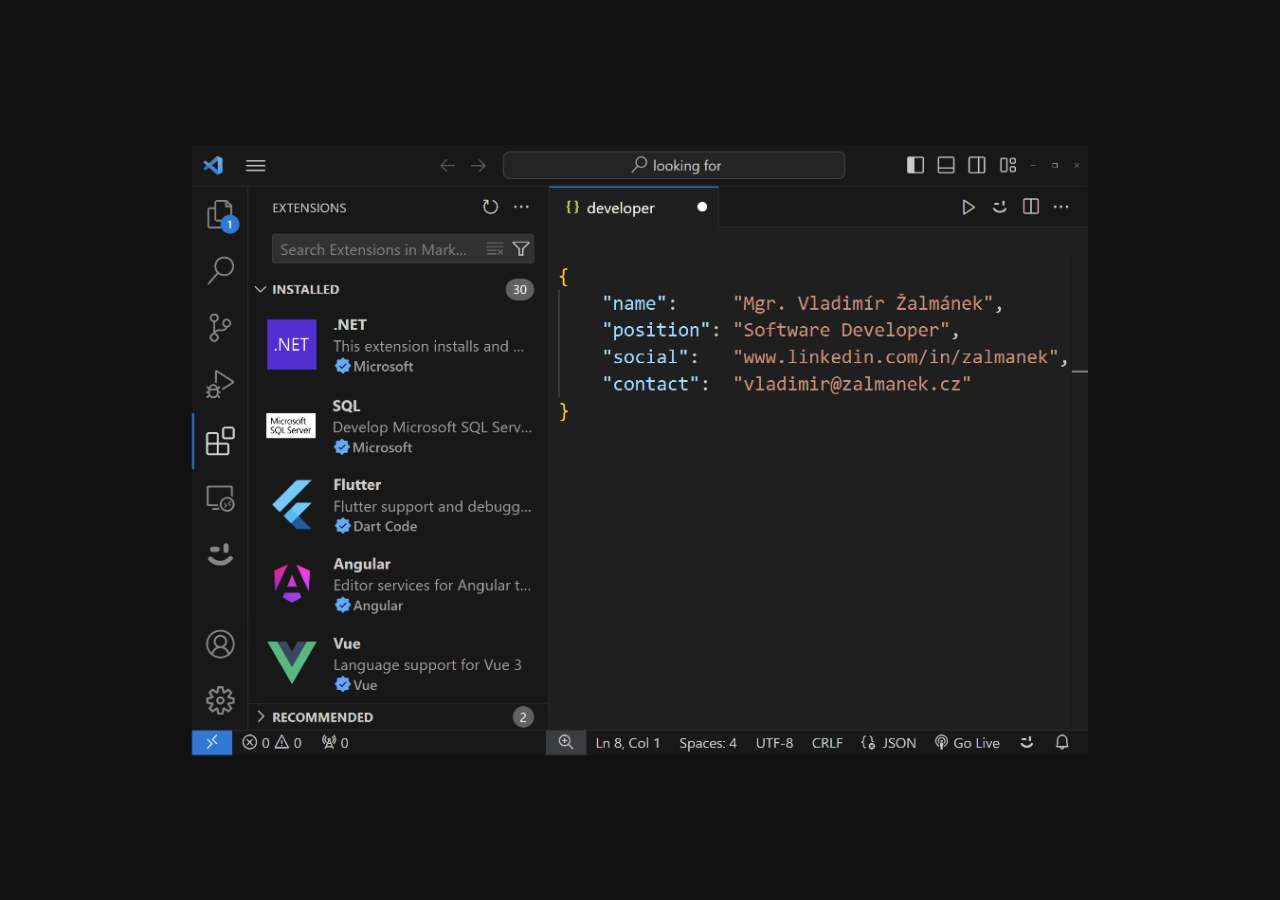
<file: index.html>
<!DOCTYPE html>
<html lang="cs">
<head>
    <meta charset="UTF-8">
    <meta name="viewport" content="width=device-width, initial-scale=1.0">
    <title>Mgr. Vladimír Žalmánek, Software Developer</title>
    <link rel="stylesheet" href="style.css">
</head>
<body>
    <div class="desktop-content">
        <img src="vscode.png" alt="vizitka" id="image">
    </div>
    <div class="mobile-content">
        <p>Mgr. Vladimír Žalmánek</p>
        <p>Software Developer</p>
        <p><a href="https://www.linkedin.com/in/zalmanek" target="_blank">www.linkedin.com/in/zalmanek</a></p>
        <p><a href="mailto:vladimir@zalmanek.cz?subject=Odpověď%20ze%20stránek%20zalmanek.cz">vladimir@zalmanek.cz</a></p>
    </div>
    <script src="script.js"></script>
</body>
</html>
</file>
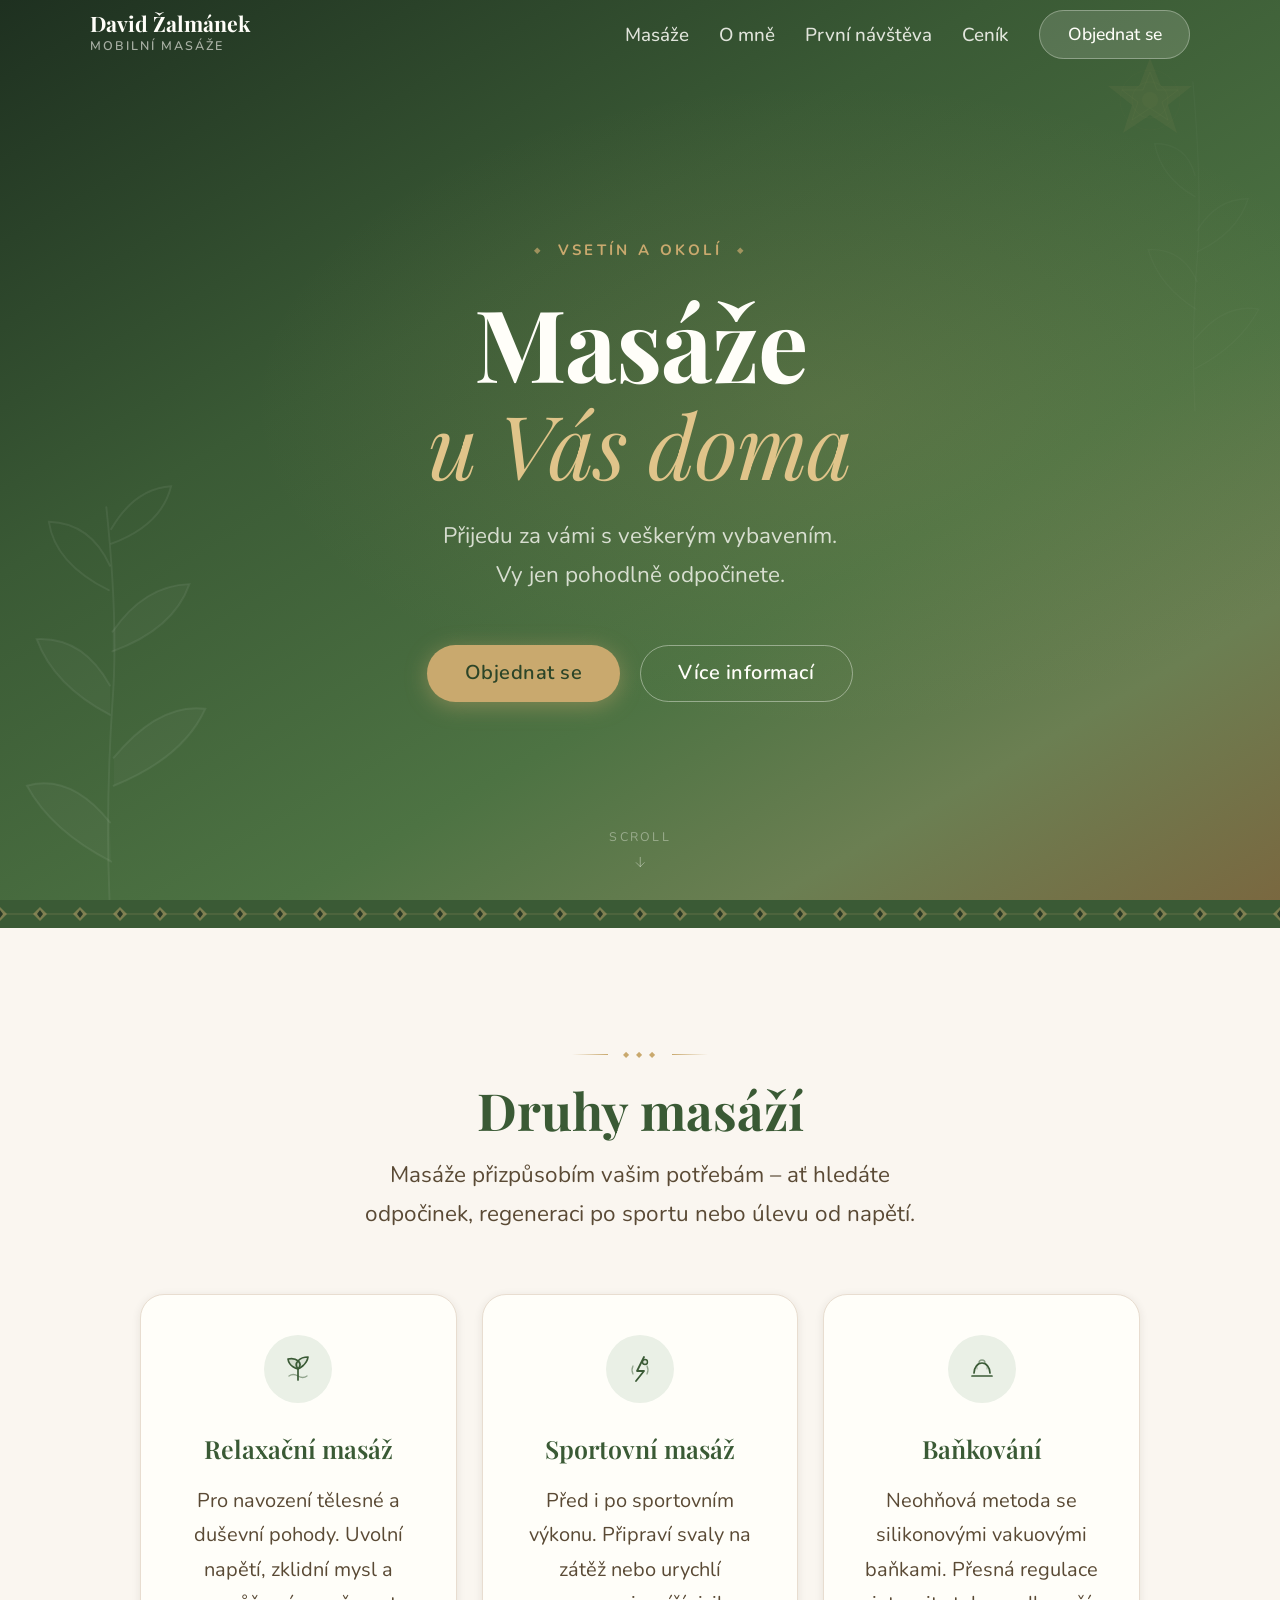
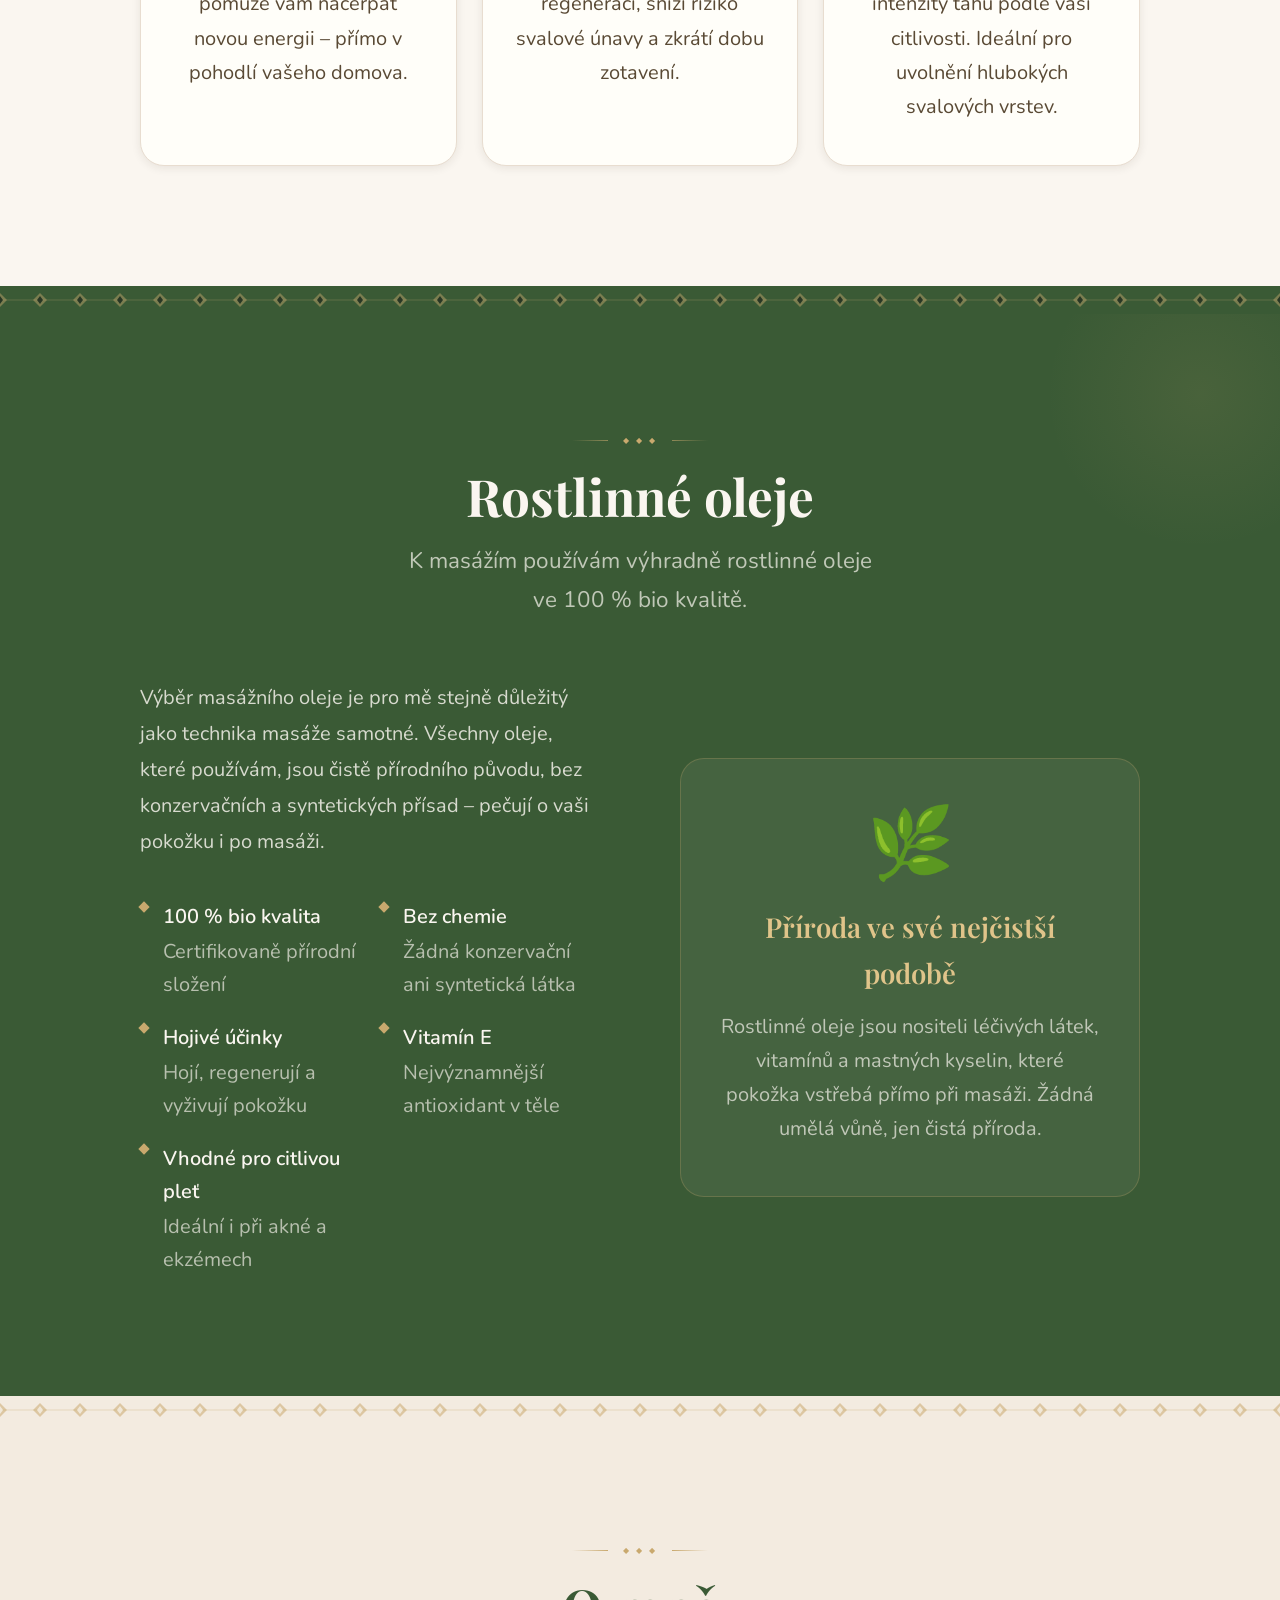
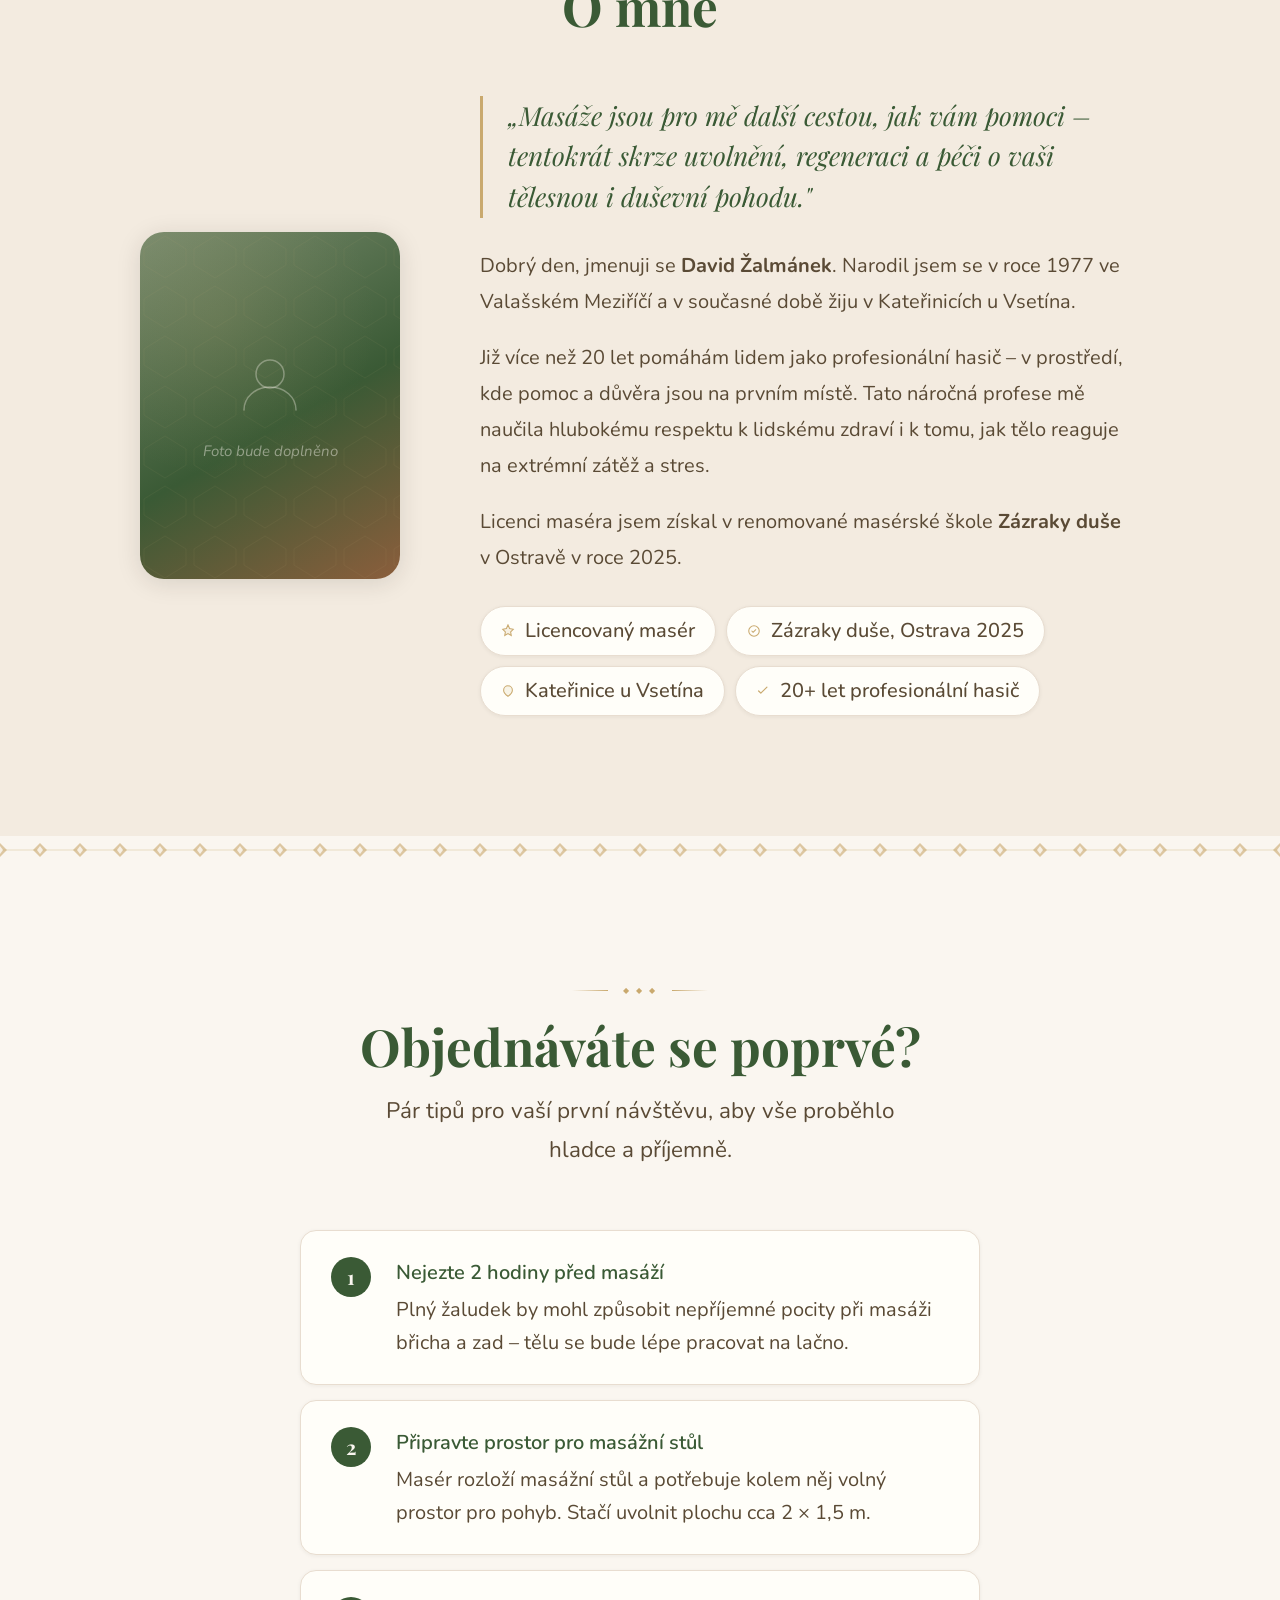
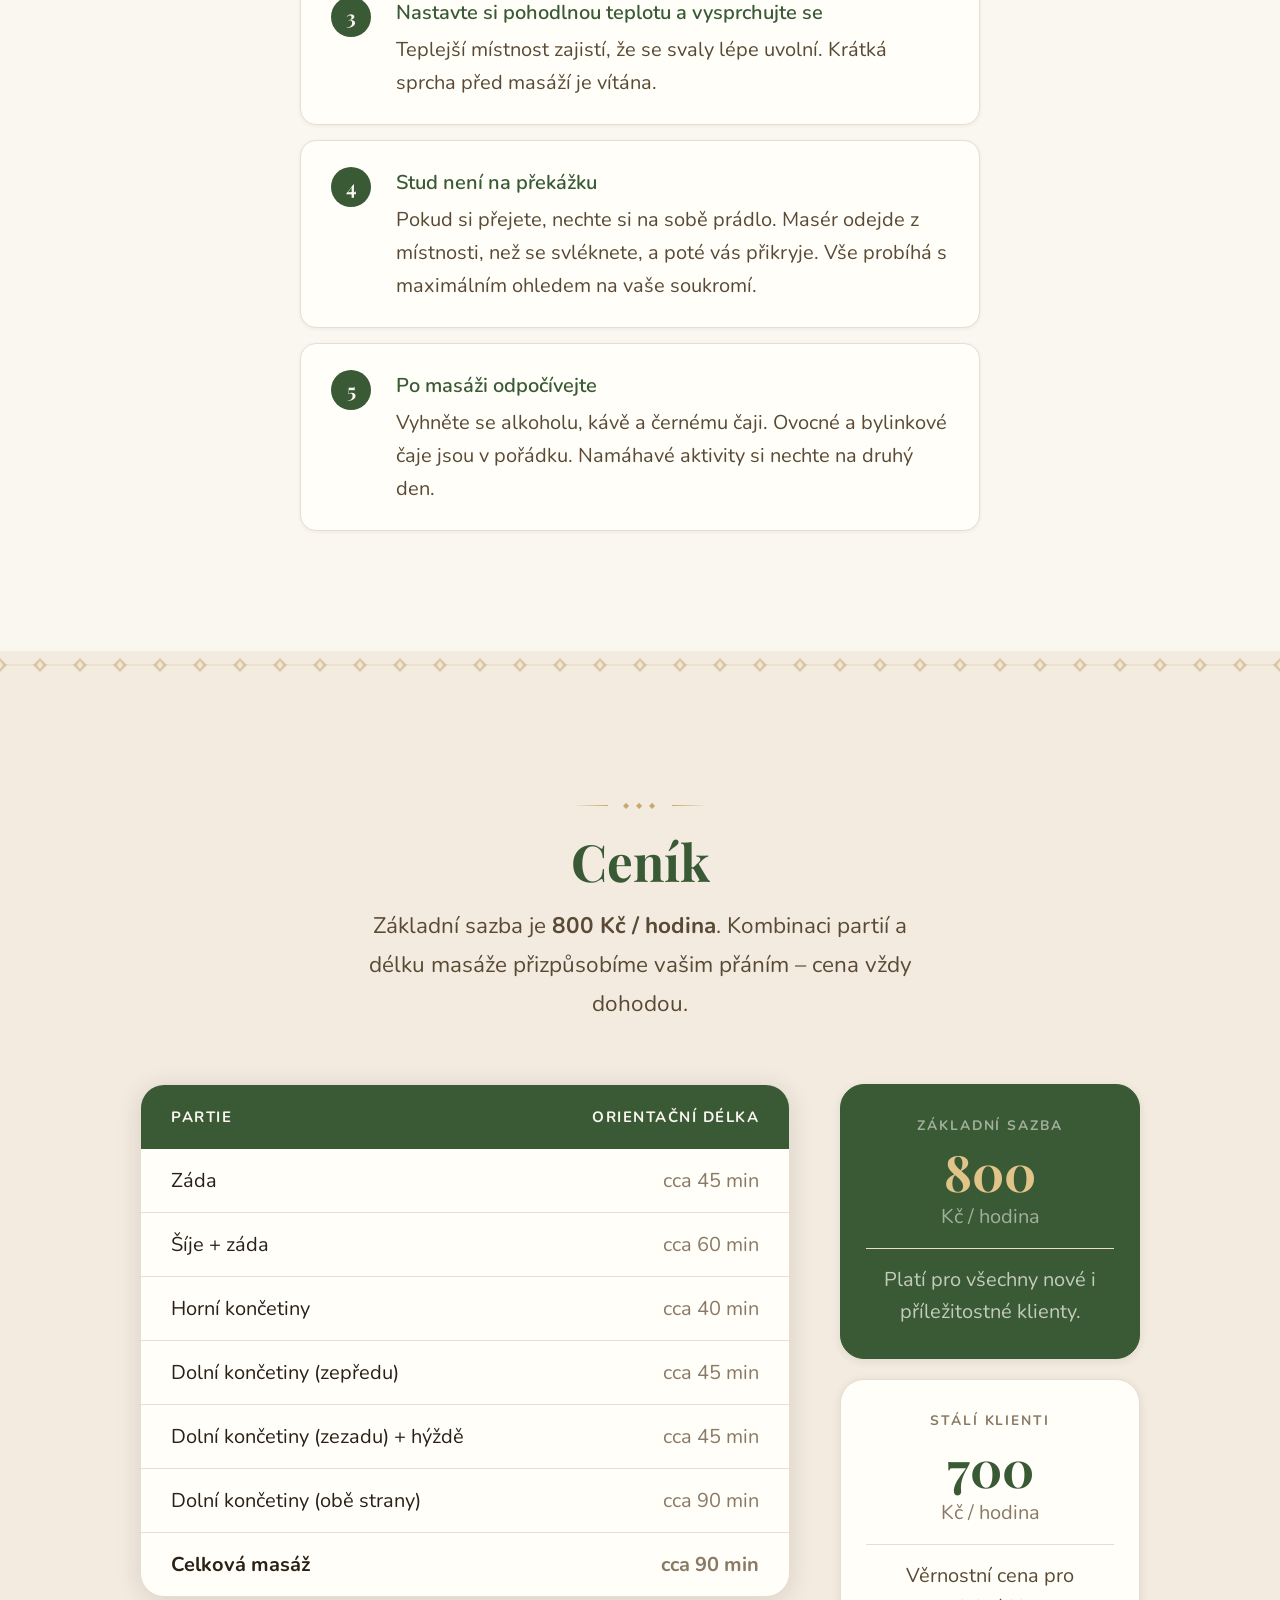
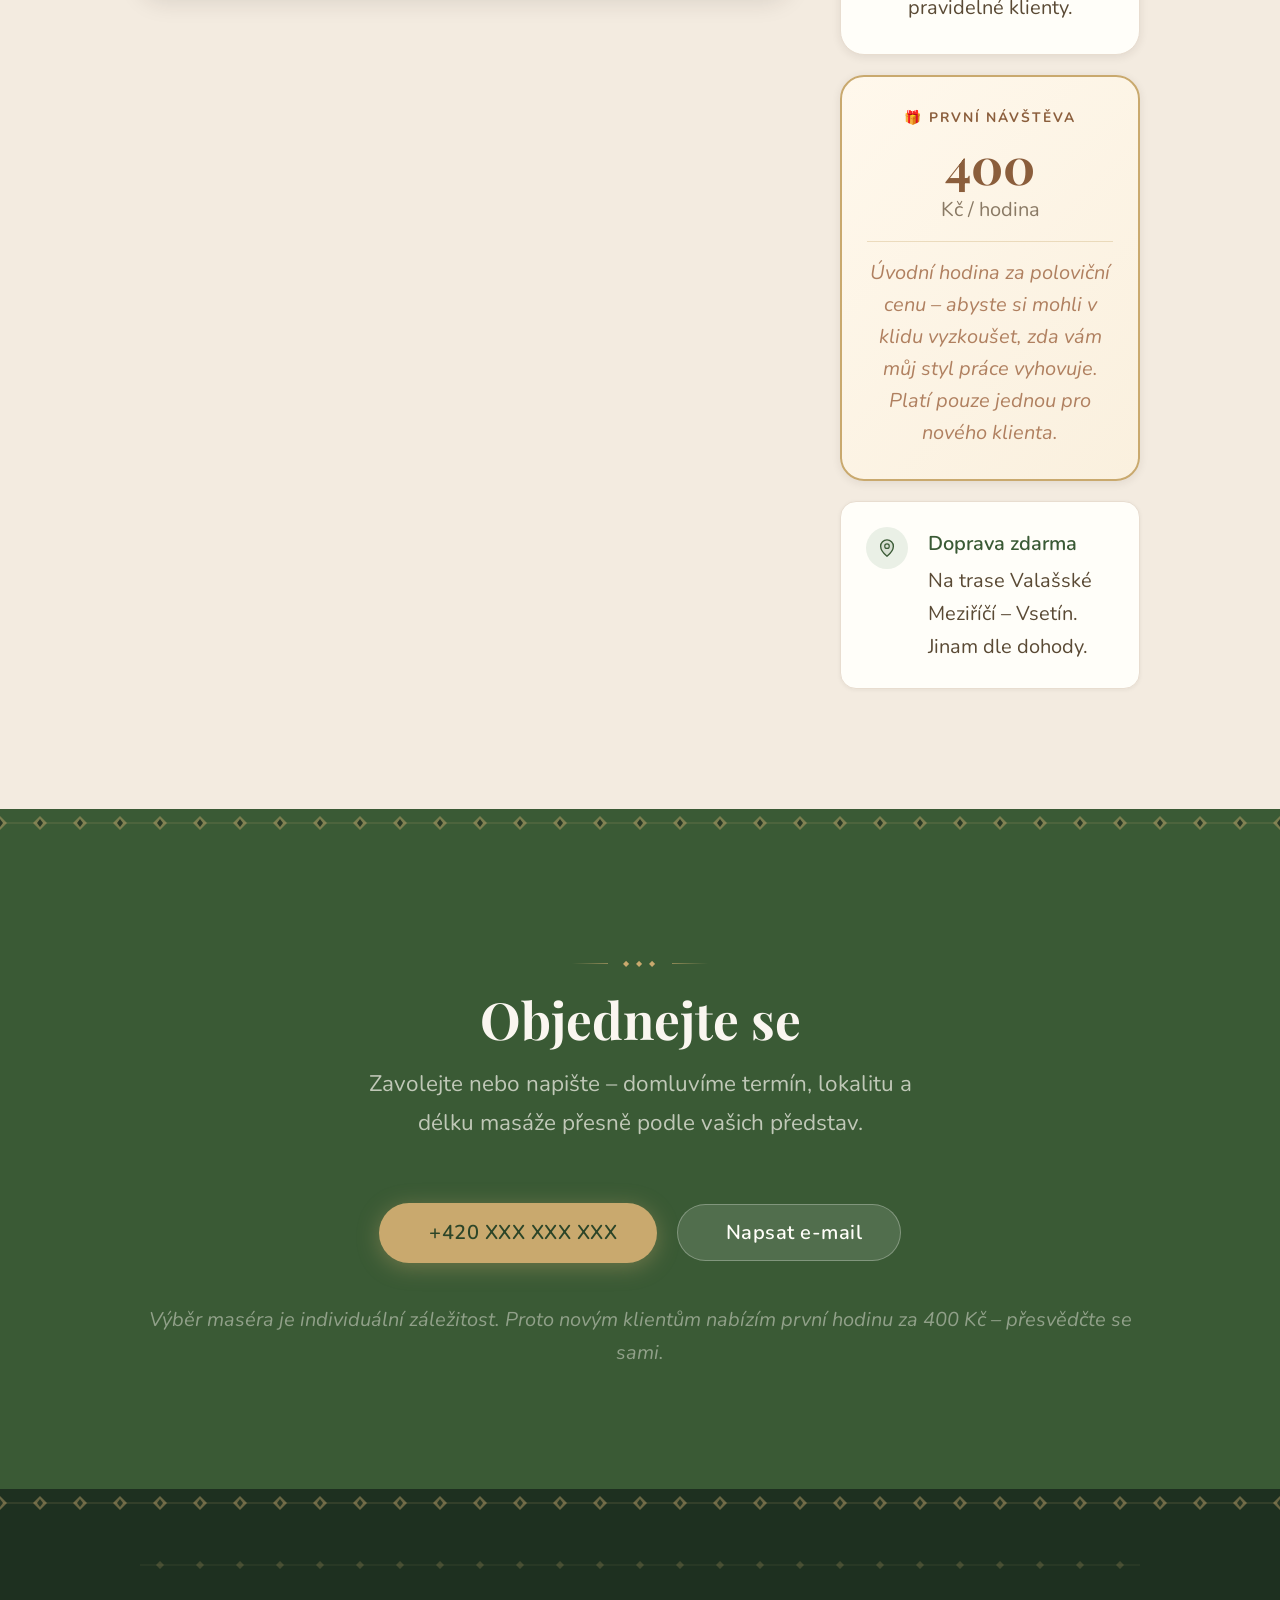
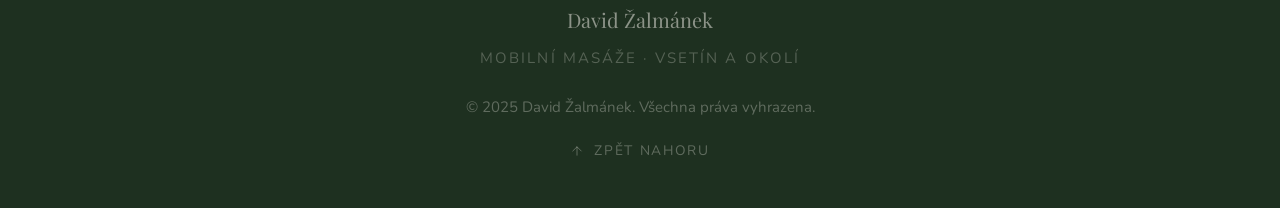
<file: dada/index.html>
<!DOCTYPE html>
<html lang="cs">
<head>
  <meta charset="UTF-8" />
  <meta name="viewport" content="width=device-width, initial-scale=1.0" />
  <meta name="description" content="Profesionální mobilní masáže u vás doma ve Vsetíně a okolí. Relaxační, sportovní masáže a baňkování. David Žalmánek přijede za vámi s veškerým vybavením." />
  <meta name="theme-color" content="#3A5A35" />
  <title>David Žalmánek – Mobilní masáže Vsetín a okolí</title>

  <!-- Favicon – listový motiv -->
  <link rel="icon" type="image/svg+xml" href="data:image/svg+xml,<svg xmlns='http://www.w3.org/2000/svg' viewBox='0 0 32 32'><circle cx='16' cy='16' r='16' fill='%233A5A35'/><path d='M16 26V16M16 16C16 16 8 14 7 7C15 5 22 10 16 16Z' stroke='%23C9A96E' stroke-width='1.6' fill='none' stroke-linecap='round'/></svg>" />

  <!-- Google Fonts -->
  <link rel="preconnect" href="https://fonts.googleapis.com" />
  <link rel="preconnect" href="https://fonts.gstatic.com" crossorigin />
  <link href="https://fonts.googleapis.com/css2?family=Playfair+Display:ital,wght@0,400;0,600;0,700;1,400;1,600&family=Nunito:wght@300;400;500;600;700&display=swap" rel="stylesheet" />

  <link rel="stylesheet" href="css/style.css" />
</head>
<body>

<!-- ══════════════════════════════════════════════════════════
     NAVIGACE
══════════════════════════════════════════════════════════ -->
<header class="nav-header" id="nav-header">
  <nav class="nav-container" role="navigation" aria-label="Hlavní navigace">

    <a href="#uvod" class="nav-logo" aria-label="David Žalmánek – Mobilní masáže, zpět na úvod">
      <span class="logo-name">David Žalmánek</span>
      <span class="logo-sub">Mobilní masáže</span>
    </a>

    <button class="nav-toggle" id="nav-toggle"
            aria-label="Otevřít navigaci" aria-expanded="false" aria-controls="nav-menu">
      <span class="hamburger-bar"></span>
      <span class="hamburger-bar"></span>
      <span class="hamburger-bar"></span>
    </button>

    <ul class="nav-menu" id="nav-menu" role="list">
      <li><a href="#masaze"          class="nav-link">Masáže</a></li>
      <li><a href="#o-mne"           class="nav-link">O mně</a></li>
      <li><a href="#prvni-navsteva"  class="nav-link">První návštěva</a></li>
      <li><a href="#cenik"           class="nav-link">Ceník</a></li>
      <li><a href="#kontakt"         class="nav-link nav-cta">Objednat se</a></li>
    </ul>

  </nav>
</header>

<main>

<!-- ══════════════════════════════════════════════════════════
     HERO
══════════════════════════════════════════════════════════ -->
<section class="hero" id="uvod" aria-label="Úvod">

  <!-- Botanická dekorace -->
  <div class="hero-decor" aria-hidden="true">

    <!-- Levá rostlina (roh vlevo-dole) -->
    <svg class="hero-plant hero-plant--bl" viewBox="0 0 180 380"
         xmlns="http://www.w3.org/2000/svg" aria-hidden="true">
      <g fill="none" stroke="rgba(255,255,255,0.09)" stroke-width="1.6" stroke-linecap="round">
        <path d="M90,380 Q86,300 92,210 Q97,145 87,50"/>
        <path d="M91,340 Q42,315 22,278 Q58,268 90,308"/>
        <path d="M93,278 Q150,255 168,215 Q130,210 93,255"/>
        <path d="M90,220 Q44,196 30,158 Q68,156 90,196"/>
        <path d="M92,168 Q142,150 155,113 Q118,114 92,152"/>
        <path d="M89,118 Q45,96 40,62 Q74,63 90,98"/>
        <path d="M91,80 Q132,65 140,33 Q110,35 91,68"/>
      </g>
      <g fill="rgba(255,255,255,0.035)">
        <path d="M91,340 Q42,315 22,278 Q58,268 90,308Z"/>
        <path d="M93,278 Q150,255 168,215 Q130,210 93,255Z"/>
        <path d="M90,220 Q44,196 30,158 Q68,156 90,196Z"/>
        <path d="M92,168 Q142,150 155,113 Q118,114 92,152Z"/>
      </g>
    </svg>

    <!-- Pravá rostlina (roh vpravo-nahoře) -->
    <svg class="hero-plant hero-plant--tr" viewBox="0 0 160 340"
         xmlns="http://www.w3.org/2000/svg" aria-hidden="true">
      <g fill="none" stroke="rgba(255,255,255,0.06)" stroke-width="1.3" stroke-linecap="round">
        <path d="M80,340 Q76,265 83,185 Q86,120 78,30"/>
        <path d="M80,300 Q122,278 140,244 Q108,238 80,272"/>
        <path d="M81,244 Q46,222 36,188 Q68,186 82,218"/>
        <path d="M82,190 Q120,172 130,140 Q100,140 82,170"/>
        <path d="M80,138 Q48,120 42,88 Q72,88 80,118"/>
      </g>
    </svg>

    <!-- Valašský hvězdicový ornament -->
    <svg class="hero-folk-star" viewBox="0 0 100 100"
         xmlns="http://www.w3.org/2000/svg" aria-hidden="true">
      <polygon points="50,8 61,36 92,36 68,55 77,83 50,65 23,83 32,55 8,36 39,36"
               fill="rgba(201,169,110,0.22)" />
      <polygon points="50,22 57,40 78,40 62,52 68,70 50,58 32,70 38,52 22,40 43,40"
               fill="none" stroke="rgba(201,169,110,0.18)" stroke-width="1"/>
      <circle cx="50" cy="50" r="8" fill="rgba(201,169,110,0.15)"/>
      <circle cx="50" cy="50" r="18" fill="none" stroke="rgba(201,169,110,0.12)" stroke-width="1"/>
      <circle cx="50" cy="50" r="30" fill="none" stroke="rgba(201,169,110,0.08)" stroke-width="1"/>
    </svg>

  </div>

  <!-- Obsah -->
  <div class="hero-content">
    <p class="hero-eyebrow">
      <span class="eyebrow-gem" aria-hidden="true">◆</span>
      Vsetín a okolí
      <span class="eyebrow-gem" aria-hidden="true">◆</span>
    </p>

    <h1 class="hero-title">
      Masáže<br>
      <em>u&nbsp;Vás&nbsp;doma</em>
    </h1>

    <p class="hero-lead">
      Přijedu za vámi s veškerým vybavením.<br>
      Vy jen pohodlně odpočinete.
    </p>

    <div class="hero-actions">
      <a href="#kontakt" class="btn btn--hero">Objednat se</a>
      <a href="#masaze"  class="btn btn--ghost">Více informací</a>
    </div>
  </div>

  <!-- Scroll hint -->
  <div class="hero-scroll" aria-hidden="true">
    <span>Scroll</span>
    <svg viewBox="0 0 24 24" width="16" height="16" aria-hidden="true">
      <path d="M12 5v14M6 13l6 6 6-6"
            stroke="currentColor" stroke-width="1.5" fill="none"
            stroke-linecap="round" stroke-linejoin="round"/>
    </svg>
  </div>

</section>

<!-- Folk divider: tmavá → světlá -->
<div class="folk-divider folk-divider--dark" aria-hidden="true"></div>

<!-- ══════════════════════════════════════════════════════════
     MASÁŽE – DRUHY MASÁŽÍ
══════════════════════════════════════════════════════════ -->
<section class="section sluzby" id="masaze" aria-labelledby="masaze-title">
  <div class="container">

    <div class="section-header">
      <div class="section-ornament" aria-hidden="true">
        <span class="ornament-line"></span>
        <span class="ornament-diamond">◆ ◆ ◆</span>
        <span class="ornament-line ornament-line--r"></span>
      </div>
      <h2 class="section-title" id="masaze-title">Druhy masáží</h2>
      <p class="section-subtitle">
        Masáže přizpůsobím vašim potřebám – ať hledáte odpočinek,
        regeneraci po sportu nebo úlevu od napětí.
      </p>
    </div>

    <div class="sluzby-grid">

      <!-- Relaxační -->
      <div class="sluzba-card">
        <div class="card-icon" aria-hidden="true">
          <svg viewBox="0 0 34 34" fill="none" xmlns="http://www.w3.org/2000/svg">
            <path d="M17 28V17" stroke="currentColor" stroke-width="1.7" stroke-linecap="round"/>
            <path d="M17 17C17 17 8 15 7 7C15 5 23 11 17 17Z"
                  stroke="currentColor" stroke-width="1.7" fill="currentColor" fill-opacity="0.12"
                  stroke-linecap="round" stroke-linejoin="round"/>
            <path d="M17 17C17 17 26 13 27 5C19 5 12 11 17 17Z"
                  stroke="currentColor" stroke-width="1.7" fill="currentColor" fill-opacity="0.08"
                  stroke-linecap="round" stroke-linejoin="round"/>
            <path d="M8 24Q12 21 17 24Q22 27 26 24" stroke="currentColor" stroke-width="1.3"
                  fill="none" stroke-linecap="round" opacity="0.5"/>
          </svg>
        </div>
        <h3>Relaxační masáž</h3>
        <p>
          Pro navození tělesné a duševní pohody. Uvolní napětí, zklidní mysl
          a pomůže vám načerpat novou energii – přímo v pohodlí vašeho domova.
        </p>
      </div>

      <!-- Sportovní -->
      <div class="sluzba-card">
        <div class="card-icon" aria-hidden="true">
          <svg viewBox="0 0 34 34" fill="none" xmlns="http://www.w3.org/2000/svg">
            <path d="M21 5L14 19H21L13 29" stroke="currentColor" stroke-width="1.8"
                  stroke-linecap="round" stroke-linejoin="round"/>
            <circle cx="22" cy="10" r="2.5" stroke="currentColor" stroke-width="1.4" fill="currentColor" fill-opacity="0.1"/>
            <path d="M10 14Q8 18 10 22" stroke="currentColor" stroke-width="1.3" stroke-linecap="round" opacity="0.5"/>
            <path d="M24 22Q26 18 24 14" stroke="currentColor" stroke-width="1.3" stroke-linecap="round" opacity="0.5"/>
          </svg>
        </div>
        <h3>Sportovní masáž</h3>
        <p>
          Před i po sportovním výkonu. Připraví svaly na zátěž nebo urychlí
          regeneraci, sníží riziko svalové únavy a zkrátí dobu zotavení.
        </p>
      </div>

      <!-- Baňkování -->
      <div class="sluzba-card">
        <div class="card-icon" aria-hidden="true">
          <svg viewBox="0 0 34 34" fill="none" xmlns="http://www.w3.org/2000/svg">
            <path d="M9 21C9 15.477 12.582 11 17 11C21.418 11 25 15.477 25 21"
                  stroke="currentColor" stroke-width="1.7" stroke-linecap="round"/>
            <line x1="7" y1="24" x2="27" y2="24" stroke="currentColor" stroke-width="1.7" stroke-linecap="round"/>
            <path d="M14 11C14 9.343 15.343 8 17 8C18.657 8 20 9.343 20 11"
                  stroke="currentColor" stroke-width="1.4" stroke-linecap="round" opacity="0.55"/>
            <path d="M12 17C11.5 15 12 13 13 12" stroke="currentColor" stroke-width="1.2" stroke-linecap="round" opacity="0.4"/>
            <path d="M22 17C22.5 15 22 13 21 12" stroke="currentColor" stroke-width="1.2" stroke-linecap="round" opacity="0.4"/>
          </svg>
        </div>
        <h3>Baňkování</h3>
        <p>
          Neohňová metoda se silikono&shy;vými vakuovými baňkami. Přesná regulace
          intenzity tahu podle vaší citlivosti. Ideální pro uvolnění hlubokých
          svalových vrstev.
        </p>
      </div>

    </div>
  </div>
</section>

<!-- Folk divider: světlá → tmavá -->
<div class="folk-divider folk-divider--dark" aria-hidden="true"></div>

<!-- ══════════════════════════════════════════════════════════
     ROSTLINNÉ OLEJE
══════════════════════════════════════════════════════════ -->
<section class="section oleje" id="oleje" aria-labelledby="oleje-title">
  <div class="container">

    <div class="section-header">
      <div class="section-ornament" aria-hidden="true">
        <span class="ornament-line"></span>
        <span class="ornament-diamond">◆ ◆ ◆</span>
        <span class="ornament-line ornament-line--r"></span>
      </div>
      <h2 class="section-title" id="oleje-title">Rostlinné oleje</h2>
      <p class="section-subtitle">
        K masážím používám výhradně rostlinné oleje ve&nbsp;100&nbsp;% bio&nbsp;kvalitě.
      </p>
    </div>

    <div class="oleje-layout">

      <div class="oleje-text">
        <p>
          Výběr masážního oleje je pro mě stejně důležitý jako technika masáže samotné.
          Všechny oleje, které používám, jsou čistě přírodního původu, bez konzervačních
          a syntetických přísad – pečují o vaši pokožku i po masáži.
        </p>

        <div class="oleje-bullets">
          <div class="oleje-bullet">
            <span class="bullet-dot" aria-hidden="true"></span>
            <div class="bullet-body">
              <strong>100 % bio kvalita</strong>
              <span>Certifikovaně přírodní složení</span>
            </div>
          </div>
          <div class="oleje-bullet">
            <span class="bullet-dot" aria-hidden="true"></span>
            <div class="bullet-body">
              <strong>Bez chemie</strong>
              <span>Žádná konzervační ani syntetická látka</span>
            </div>
          </div>
          <div class="oleje-bullet">
            <span class="bullet-dot" aria-hidden="true"></span>
            <div class="bullet-body">
              <strong>Hojivé účinky</strong>
              <span>Hojí, regenerují a vyživují pokožku</span>
            </div>
          </div>
          <div class="oleje-bullet">
            <span class="bullet-dot" aria-hidden="true"></span>
            <div class="bullet-body">
              <strong>Vitamín E</strong>
              <span>Nejvýznamnější antioxidant v těle</span>
            </div>
          </div>
          <div class="oleje-bullet">
            <span class="bullet-dot" aria-hidden="true"></span>
            <div class="bullet-body">
              <strong>Vhodné pro citlivou pleť</strong>
              <span>Ideální i při akné a ekzémech</span>
            </div>
          </div>
        </div>
      </div>

      <div class="oleje-card" role="complementary" aria-label="Přírodní oleje">
        <div class="oleje-card-icon" aria-hidden="true">🌿</div>
        <h3>Příroda ve své nejčistší podobě</h3>
        <p>
          Rostlinné oleje jsou nositeli léčivých látek, vitamínů a mastných kyselin,
          které pokožka vstřebá přímo při masáži. Žádná umělá vůně, jen čistá příroda.
        </p>
      </div>

    </div>
  </div>
</section>

<!-- Folk divider: tmavá → mid -->
<div class="folk-divider folk-divider--mid" aria-hidden="true"></div>

<!-- ══════════════════════════════════════════════════════════
     O MNĚ
══════════════════════════════════════════════════════════ -->
<section class="section o-mne" id="o-mne" aria-labelledby="o-mne-title">
  <div class="container">

    <div class="section-header">
      <div class="section-ornament" aria-hidden="true">
        <span class="ornament-line"></span>
        <span class="ornament-diamond">◆ ◆ ◆</span>
        <span class="ornament-line ornament-line--r"></span>
      </div>
      <h2 class="section-title" id="o-mne-title">O mně</h2>
    </div>

    <div class="o-mne-layout">

      <!-- Foto placeholder -->
      <div class="o-mne-photo" aria-label="Místo pro fotografii Davida Žalmánka">
        <div class="photo-person-icon" aria-hidden="true">
          <svg viewBox="0 0 72 72" fill="none" xmlns="http://www.w3.org/2000/svg">
            <circle cx="36" cy="26" r="14" stroke="currentColor" stroke-width="1.5"/>
            <path d="M10 62C10 49.297 21.193 39 36 39C50.807 39 62 49.297 62 62"
                  stroke="currentColor" stroke-width="1.5" stroke-linecap="round"/>
          </svg>
        </div>
        <p class="photo-placeholder-lbl">Foto bude doplněno</p>
      </div>

      <!-- Textová část -->
      <div class="o-mne-text">
        <blockquote>
          „Masáže jsou pro mě další cestou, jak vám pomoci – tentokrát skrze uvolnění,
          regeneraci a péči o vaši tělesnou i duševní pohodu."
        </blockquote>

        <p>
          Dobrý den, jmenuji se <strong>David Žalmánek</strong>. Narodil jsem se v&nbsp;roce 1977
          ve Valašském Meziříčí a v&nbsp;současné době žiju v&nbsp;Kateřinicích u&nbsp;Vsetína.
        </p>
        <p>
          Již více než 20 let pomáhám lidem jako profesionální hasič – v&nbsp;prostředí, kde pomoc
          a&nbsp;důvěra jsou na prvním místě. Tato náročná profese mě naučila hlubokému respektu
          k&nbsp;lidskému zdraví i&nbsp;k&nbsp;tomu, jak tělo reaguje na extrémní zátěž a&nbsp;stres.
        </p>
        <p>
          Licenci maséra jsem získal v&nbsp;renomované masérské škole
          <strong>Zázraky duše</strong> v&nbsp;Ostravě v&nbsp;roce 2025.
        </p>

        <div class="o-mne-badges" role="list" aria-label="Certifikace a zkušenosti">
          <span class="badge" role="listitem">
            <svg viewBox="0 0 16 16" fill="none" xmlns="http://www.w3.org/2000/svg" aria-hidden="true">
              <path d="M8 1l1.8 4.2L14 6l-3 3 .7 4.2L8 11l-3.7 2.2L5 9 2 6l4.2-.8L8 1z"
                    stroke="currentColor" stroke-width="1.2" fill="currentColor" fill-opacity="0.15"/>
            </svg>
            Licencovaný masér
          </span>
          <span class="badge" role="listitem">
            <svg viewBox="0 0 16 16" fill="none" xmlns="http://www.w3.org/2000/svg" aria-hidden="true">
              <path d="M8 2C4.686 2 2 4.686 2 8s2.686 6 6 6 6-2.686 6-6-2.686-6-6-6z"
                    stroke="currentColor" stroke-width="1.2"/>
              <path d="M5.5 8l1.5 1.5 3-3" stroke="currentColor" stroke-width="1.2" stroke-linecap="round" stroke-linejoin="round"/>
            </svg>
            Zázraky duše, Ostrava 2025
          </span>
          <span class="badge" role="listitem">
            <svg viewBox="0 0 16 16" fill="none" xmlns="http://www.w3.org/2000/svg" aria-hidden="true">
              <path d="M8 14s-5-3.5-5-7a5 5 0 0110 0c0 3.5-5 7-5 7z"
                    stroke="currentColor" stroke-width="1.2" fill="currentColor" fill-opacity="0.12"/>
            </svg>
            Kateřinice u Vsetína
          </span>
          <span class="badge" role="listitem">
            <svg viewBox="0 0 16 16" fill="none" xmlns="http://www.w3.org/2000/svg" aria-hidden="true">
              <path d="M3 8l2.5 2.5 7-7" stroke="currentColor" stroke-width="1.4" stroke-linecap="round" stroke-linejoin="round"/>
            </svg>
            20+ let profesionální hasič
          </span>
        </div>
      </div>

    </div>
  </div>
</section>

<!-- Folk divider: mid → světlá -->
<div class="folk-divider folk-divider" aria-hidden="true"></div>

<!-- ══════════════════════════════════════════════════════════
     PRVNÍ NÁVŠTĚVA
══════════════════════════════════════════════════════════ -->
<section class="section prvni-navsteva" id="prvni-navsteva" aria-labelledby="navsteva-title">
  <div class="container">

    <div class="section-header">
      <div class="section-ornament" aria-hidden="true">
        <span class="ornament-line"></span>
        <span class="ornament-diamond">◆ ◆ ◆</span>
        <span class="ornament-line ornament-line--r"></span>
      </div>
      <h2 class="section-title" id="navsteva-title">Objednáváte se poprvé?</h2>
      <p class="section-subtitle">
        Pár tipů pro vaší první návštěvu, aby vše proběhlo hladce a příjemně.
      </p>
    </div>

    <ol class="steps-list" aria-label="Tipy pro první návštěvu">

      <li class="step">
        <span class="step-num" aria-hidden="true">1</span>
        <div class="step-body">
          <strong>Nejezte 2 hodiny před masáží</strong>
          <span>Plný žaludek by mohl způsobit nepříjemné pocity při masáži břicha
                a zad – tělu se bude lépe pracovat na lačno.</span>
        </div>
      </li>

      <li class="step">
        <span class="step-num" aria-hidden="true">2</span>
        <div class="step-body">
          <strong>Připravte prostor pro masážní stůl</strong>
          <span>Masér rozloží masážní stůl a potřebuje kolem něj volný prostor
                pro pohyb. Stačí uvolnit plochu cca 2 × 1,5 m.</span>
        </div>
      </li>

      <li class="step">
        <span class="step-num" aria-hidden="true">3</span>
        <div class="step-body">
          <strong>Nastavte si pohodlnou teplotu a vysprchujte se</strong>
          <span>Teplejší místnost zajistí, že se svaly lépe uvolní. Krátká sprcha
                před masáží je vítána.</span>
        </div>
      </li>

      <li class="step">
        <span class="step-num" aria-hidden="true">4</span>
        <div class="step-body">
          <strong>Stud není na překážku</strong>
          <span>Pokud si přejete, nechte si na sobě prádlo. Masér odejde z místnosti,
                než se svléknete, a poté vás přikryje. Vše probíhá s maximálním
                ohledem na vaše soukromí.</span>
        </div>
      </li>

      <li class="step">
        <span class="step-num" aria-hidden="true">5</span>
        <div class="step-body">
          <strong>Po masáži odpočívejte</strong>
          <span>Vyhněte se alkoholu, kávě a černému čaji. Ovocné a bylinkové čaje
                jsou v pořádku. Namáhavé aktivity si nechte na druhý den.</span>
        </div>
      </li>

    </ol>

  </div>
</section>

<!-- Folk divider: světlá → mid -->
<div class="folk-divider folk-divider--mid" aria-hidden="true"></div>

<!-- ══════════════════════════════════════════════════════════
     CENÍK
══════════════════════════════════════════════════════════ -->
<section class="section cenik" id="cenik" aria-labelledby="cenik-title">
  <div class="container">

    <div class="section-header">
      <div class="section-ornament" aria-hidden="true">
        <span class="ornament-line"></span>
        <span class="ornament-diamond">◆ ◆ ◆</span>
        <span class="ornament-line ornament-line--r"></span>
      </div>
      <h2 class="section-title" id="cenik-title">Ceník</h2>
      <p class="section-subtitle">
        Základní sazba je&nbsp;<strong>800&nbsp;Kč&nbsp;/ hodina</strong>. Kombinaci partií
        a délku masáže přizpůsobíme vašim přáním – cena vždy dohodou.
      </p>
    </div>

    <div class="cenik-layout">

      <!-- Tabulka orientačních délek -->
      <div class="cenik-table-wrap">
        <table class="cenik-table" aria-label="Orientační délka masáže dle partie">
          <thead>
            <tr>
              <th scope="col">Partie</th>
              <th scope="col">Orientační délka</th>
            </tr>
          </thead>
          <tbody>
            <tr>
              <td>Záda</td>
              <td>cca 45 min</td>
            </tr>
            <tr>
              <td>Šíje + záda</td>
              <td>cca 60 min</td>
            </tr>
            <tr>
              <td>Horní končetiny</td>
              <td>cca 40 min</td>
            </tr>
            <tr>
              <td>Dolní končetiny (zepředu)</td>
              <td>cca 45 min</td>
            </tr>
            <tr>
              <td>Dolní končetiny (zezadu) + hýždě</td>
              <td>cca 45 min</td>
            </tr>
            <tr>
              <td>Dolní končetiny (obě strany)</td>
              <td>cca 90 min</td>
            </tr>
            <tr>
              <td><strong>Celková masáž</strong></td>
              <td><strong>cca 90 min</strong></td>
            </tr>
          </tbody>
        </table>
      </div>

      <!-- Cenové karty -->
      <div class="cenik-sidebar">

        <div class="price-card price-card--main">
          <p class="price-label">Základní sazba</p>
          <p class="price-value">800</p>
          <p class="price-unit">Kč / hodina</p>
          <div class="price-sep" aria-hidden="true"></div>
          <p class="price-note">Platí pro všechny nové i příležitostné klienty.</p>
        </div>

        <div class="price-card">
          <p class="price-label">Stálí klienti</p>
          <p class="price-value">700</p>
          <p class="price-unit">Kč / hodina</p>
          <div class="price-sep" aria-hidden="true"></div>
          <p class="price-note">Věrnostní cena pro pravidelné klienty.</p>
        </div>

        <div class="price-card price-card--deal">
          <p class="price-label">🎁 První návštěva</p>
          <p class="price-value">400</p>
          <p class="price-unit">Kč / hodina</p>
          <div class="price-sep" aria-hidden="true"></div>
          <p class="price-note">
            Úvodní hodina za poloviční cenu – abyste si mohli v klidu vyzkoušet,
            zda vám můj styl práce vyhovuje. Platí pouze jednou pro nového klienta.
          </p>
        </div>

        <div class="travel-card">
          <div class="travel-icon-wrap" aria-hidden="true">
            <svg viewBox="0 0 22 22" fill="none" xmlns="http://www.w3.org/2000/svg">
              <path d="M11 2C7.134 2 4 5.134 4 9c0 5.25 7 11 7 11s7-5.75 7-11c0-3.866-3.134-7-7-7z"
                    stroke="currentColor" stroke-width="1.5" fill="currentColor" fill-opacity="0.1"/>
              <circle cx="11" cy="9" r="2.5" stroke="currentColor" stroke-width="1.3"/>
            </svg>
          </div>
          <div class="travel-body">
            <strong>Doprava zdarma</strong>
            <span>Na trase Valašské Meziříčí – Vsetín. Jinam dle dohody.</span>
          </div>
        </div>

      </div>

    </div>
  </div>
</section>

<!-- Folk divider: mid → tmavá -->
<div class="folk-divider folk-divider--dark" aria-hidden="true"></div>

<!-- ══════════════════════════════════════════════════════════
     KONTAKT / OBJEDNÁVKY
══════════════════════════════════════════════════════════ -->
<section class="section kontakt" id="kontakt" aria-labelledby="kontakt-title">
  <div class="container">

    <div class="section-header">
      <div class="section-ornament" aria-hidden="true">
        <span class="ornament-line"></span>
        <span class="ornament-diamond">◆ ◆ ◆</span>
        <span class="ornament-line ornament-line--r"></span>
      </div>
      <h2 class="section-title" id="kontakt-title">Objednejte se</h2>
      <p class="section-subtitle">
        Zavolejte nebo napište – domluvíme termín, lokalitu a délku masáže
        přesně podle vašich představ.
      </p>
    </div>

    <div class="kontakt-actions">
      <a href="tel:+420XXXXXXXXX" class="btn btn--phone" aria-label="Zavolat: +420 XXX XXX XXX">
        <!-- telefon ikona -->
        <svg viewBox="0 0 20 20" width="18" height="18" fill="none" aria-hidden="true">
          <path d="M4 3h3l1.5 4-2 1.5c1.1 2.3 2.7 3.9 5 5L13 11l4 1.5v3c0 1.1-.9 1.5-2 1.5C7 17 3 9 3 5c0-1.1.9-2 2-2z"
                stroke="currentColor" stroke-width="1.4" fill="currentColor" fill-opacity="0.15" stroke-linecap="round" stroke-linejoin="round"/>
        </svg>
        +420 XXX XXX XXX
      </a>
      <a href="mailto:info@masaze-vsetin.cz" class="btn btn--email" aria-label="Napsat e-mail: info@masaze-vsetin.cz">
        <!-- e-mail ikona -->
        <svg viewBox="0 0 20 20" width="18" height="18" fill="none" aria-hidden="true">
          <rect x="2" y="5" width="16" height="11" rx="2" stroke="currentColor" stroke-width="1.4"/>
          <path d="M2 7l8 5 8-5" stroke="currentColor" stroke-width="1.4" stroke-linecap="round"/>
        </svg>
        Napsat e-mail
      </a>
    </div>

    <p class="kontakt-hint">
      Výběr maséra je individuální záležitost. Proto novým klientům nabízím
      první hodinu za&nbsp;400&nbsp;Kč – přesvědčte se sami.
    </p>

  </div>
</section>

<!-- Folk divider: tmavá → nejtemno -->
<div class="folk-divider folk-divider--dark" aria-hidden="true"
     style="background-color: var(--clr-forest-deep);"></div>

</main>

<!-- ══════════════════════════════════════════════════════════
     PATIČKA
══════════════════════════════════════════════════════════ -->
<footer class="footer" role="contentinfo">
  <div class="container">
    <div class="footer-folk" aria-hidden="true"></div>
    <p class="footer-logo">David Žalmánek</p>
    <p class="footer-tagline">Mobilní masáže · Vsetín a okolí</p>
    <p class="footer-copy">&copy; 2025 David Žalmánek. Všechna práva vyhrazena.</p>
    <a href="#uvod" class="footer-top" aria-label="Zpět nahoru">
      <svg viewBox="0 0 20 20" fill="none" aria-hidden="true">
        <path d="M10 16V4M4 10l6-6 6 6"
              stroke="currentColor" stroke-width="1.4"
              stroke-linecap="round" stroke-linejoin="round"/>
      </svg>
      Zpět nahoru
    </a>
  </div>
</footer>

<script src="js/main.js"></script>
</body>
</html>
</file>
<file: style.css>
body, html {
    margin: 0;
    padding: 0;
    height: 100%;
    width: 100%;
    overflow: hidden;
    display: flex;
    justify-content: center;
    align-items: center;
    background-color: #121212;
}

.desktop-content {
    position: fixed;
    top: 0;
    left: 0;
    width: 100vw;
    height: 100vh;
    display: flex;
    justify-content: center;
    align-items: center;
    perspective: 1000px;
}

img {
    transition: transform 0.1s;
    max-width: 70%;
    max-height: 70%;
}

@media (min-width: 601px) {
    .mobile-content {
        display: none;
    }
}

/* mobile */
@media (max-width: 600px) {
    .desktop-content {
        display: none;
    }

    .mobile-content {
        color: transparent;
        animation: textFadeIn 3s forwards;
        font-family: 'Courier New', monospace;
        text-align: center;
        padding: 20px;
    }

    .mobile-content a {
        color: transparent;
        text-decoration: none;
        animation: textFadeIn 3s forwards;
    }
    
    .mobile-content a:link, 
    .mobile-content a:visited, 
    .mobile-content a:hover, 
    .mobile-content a:active {
        color: transparent;
        text-decoration: none;
    }

    @keyframes textFadeIn {
        to {
            color: white;
        }
    }
}
</file>
<file: dada/css/style.css>
/* ============================================================
   DAVID ŽALMÁNEK – MOBILNÍ MASÁŽE VSETÍN
   Mobile-first stylesheet | Pure CSS, no frameworks
   ============================================================ */

/* ─────────────────────────────────────────────────────────────
   CSS CUSTOM PROPERTIES
───────────────────────────────────────────────────────────── */
:root {
  /* Colors */
  --clr-forest:       #3A5A35;
  --clr-forest-dark:  #2C4528;
  --clr-forest-deep:  #1E3020;
  --clr-sage:         #7A8C6E;
  --clr-sage-light:   #A8B99B;
  --clr-sage-faint:   #EAF0E6;
  --clr-earth:        #8B5E3C;
  --clr-earth-light:  #B08060;
  --clr-gold:         #C9A96E;
  --clr-gold-light:   #E0C48A;
  --clr-gold-faint:   #F5EDD8;
  --clr-cream:        #FAF6F0;
  --clr-cream-mid:    #F3EBE0;
  --clr-cream-dark:   #E8DDD0;
  --clr-text:         #2A2015;
  --clr-text-mid:     #5A4A35;
  --clr-text-light:   #8A7A65;
  --clr-white:        #FFFEF9;

  /* Typography */
  --font-serif:  'Playfair Display', Georgia, 'Times New Roman', serif;
  --font-sans:   'Nunito', 'Helvetica Neue', Arial, sans-serif;

  /* Spacing scale */
  --sp-2:   0.125rem;
  --sp-4:   0.25rem;
  --sp-8:   0.5rem;
  --sp-12:  0.75rem;
  --sp-16:  1rem;
  --sp-20:  1.25rem;
  --sp-24:  1.5rem;
  --sp-32:  2rem;
  --sp-40:  2.5rem;
  --sp-48:  3rem;
  --sp-64:  4rem;
  --sp-80:  5rem;
  --sp-96:  6rem;

  /* Border radius */
  --r-sm:   4px;
  --r-md:   8px;
  --r-lg:   16px;
  --r-xl:   24px;
  --r-full: 9999px;

  /* Shadows */
  --sh-xs: 0 1px 4px rgba(42, 32, 21, 0.06);
  --sh-sm: 0 2px 10px rgba(42, 32, 21, 0.09);
  --sh-md: 0 4px 24px rgba(42, 32, 21, 0.13);
  --sh-lg: 0 8px 48px rgba(42, 32, 21, 0.18);

  /* Transitions */
  --tr-fast: 150ms ease;
  --tr-mid:  300ms ease;
  --tr-slow: 500ms ease;

  /* Layout */
  --max-w:  1100px;
  --nav-h:  68px;
}

/* ─────────────────────────────────────────────────────────────
   RESET & BASE
───────────────────────────────────────────────────────────── */
*, *::before, *::after {
  box-sizing: border-box;
  margin: 0;
  padding: 0;
}

html {
  scroll-behavior: smooth;
  scroll-padding-top: var(--nav-h);
  font-size: 20px;
  -webkit-text-size-adjust: 100%;
}

body {
  font-family: var(--font-sans);
  font-size: 1rem;
  font-weight: 400;
  line-height: 1.65;
  color: var(--clr-text);
  background: var(--clr-cream);
  overflow-x: hidden;
}

img, svg { display: block; max-width: 100%; }
a        { color: inherit; text-decoration: none; }
ul       { list-style: none; }
button   { cursor: pointer; border: none; background: none; font-family: inherit; }

/* ─────────────────────────────────────────────────────────────
   UTILITY
───────────────────────────────────────────────────────────── */
.container {
  width: 100%;
  max-width: var(--max-w);
  margin-inline: auto;
  padding-inline: var(--sp-20);
}
@media (min-width: 768px) {
  .container { padding-inline: var(--sp-40); }
}

.sr-only {
  position: absolute; width: 1px; height: 1px;
  padding: 0; margin: -1px; overflow: hidden;
  clip: rect(0,0,0,0); white-space: nowrap; border-width: 0;
}

:focus-visible {
  outline: 2px solid var(--clr-gold);
  outline-offset: 3px;
  border-radius: var(--r-sm);
}

/* ─────────────────────────────────────────────────────────────
   BUTTONS
───────────────────────────────────────────────────────────── */
.btn {
  display: inline-flex;
  align-items: center;
  justify-content: center;
  gap: var(--sp-8);
  padding: 0.875rem 1.875rem;
  border-radius: var(--r-full);
  font-family: var(--font-sans);
  font-weight: 600;
  font-size: 1rem;
  letter-spacing: 0.025em;
  transition: transform var(--tr-fast), box-shadow var(--tr-fast), background var(--tr-fast), color var(--tr-fast);
  white-space: nowrap;
  line-height: 1;
}
.btn:hover  { transform: translateY(-2px); }
.btn:active { transform: translateY(0); }

.btn--hero {
  background: var(--clr-gold);
  color: var(--clr-forest-dark);
  box-shadow: 0 4px 22px rgba(201,169,110,.45);
}
.btn--hero:hover {
  background: var(--clr-gold-light);
  box-shadow: 0 8px 32px rgba(201,169,110,.55);
}

.btn--ghost {
  background: transparent;
  color: var(--clr-white);
  border: 1.5px solid rgba(255,254,249,.4);
}
.btn--ghost:hover {
  background: rgba(255,254,249,.1);
  border-color: rgba(255,254,249,.7);
}

.btn--primary {
  background: var(--clr-forest);
  color: var(--clr-cream);
  box-shadow: var(--sh-sm);
}
.btn--primary:hover {
  background: var(--clr-forest-dark);
  box-shadow: var(--sh-md);
}

.btn--phone {
  background: var(--clr-gold);
  color: var(--clr-forest-dark);
  font-size: 1rem;
  padding: 1rem 2rem;
  box-shadow: 0 4px 22px rgba(201,169,110,.38);
}
.btn--phone:hover {
  background: var(--clr-gold-light);
  box-shadow: 0 8px 32px rgba(201,169,110,.48);
}

.btn--email {
  background: rgba(255,254,249,.12);
  color: var(--clr-white);
  border: 1.5px solid rgba(255,254,249,.28);
}
.btn--email:hover {
  background: rgba(255,254,249,.2);
  border-color: rgba(255,254,249,.55);
}

/* ─────────────────────────────────────────────────────────────
   SECTION BASE
───────────────────────────────────────────────────────────── */
.section {
  padding-block: var(--sp-64);
}
@media (min-width: 768px) {
  .section { padding-block: var(--sp-96); }
}

.section-header {
  text-align: center;
  margin-bottom: var(--sp-48);
}

.section-ornament {
  display: flex;
  align-items: center;
  justify-content: center;
  gap: var(--sp-12);
  margin-bottom: var(--sp-16);
}
.ornament-line {
  height: 1px;
  width: 36px;
  background: linear-gradient(90deg, transparent, var(--clr-gold));
}
.ornament-line--r { background: linear-gradient(90deg, var(--clr-gold), transparent); }
.ornament-diamond {
  font-size: 0.4rem;
  color: var(--clr-gold);
  letter-spacing: 0.3em;
}

.section-title {
  font-family: var(--font-serif);
  font-weight: 700;
  font-size: clamp(1.75rem, 4vw, 2.625rem);
  line-height: 1.15;
  color: var(--clr-forest);
  margin-bottom: var(--sp-12);
}
.section-subtitle {
  font-size: clamp(1rem, 2vw, 1.125rem);
  color: var(--clr-text-mid);
  max-width: 560px;
  margin-inline: auto;
  line-height: 1.75;
}

/* ─────────────────────────────────────────────────────────────
   FOLK DIVIDER (Valašský geometrický motiv – řada diamantů)
───────────────────────────────────────────────────────────── */
.folk-divider {
  height: 28px;
  background:
    url("data:image/svg+xml,<svg xmlns='http://www.w3.org/2000/svg' width='40' height='28'><line x1='0' y1='14' x2='40' y2='14' stroke='%23C9A96E' stroke-width='0.8' opacity='0.45'/><polygon points='20,7 27,14 20,21 13,14' fill='%23C9A96E' opacity='0.6'/><polygon points='20,10 23,14 20,18 17,14' fill='%23FAF6F0' opacity='0.88'/></svg>")
    repeat-x center;
  background-color: var(--clr-cream);
}

.folk-divider--dark {
  background:
    url("data:image/svg+xml,<svg xmlns='http://www.w3.org/2000/svg' width='40' height='28'><line x1='0' y1='14' x2='40' y2='14' stroke='%23C9A96E' stroke-width='0.8' opacity='0.3'/><polygon points='20,7 27,14 20,21 13,14' fill='%23C9A96E' opacity='0.45'/><polygon points='20,10 23,14 20,18 17,14' fill='%231E3020' opacity='0.9'/></svg>")
    repeat-x center;
  background-color: var(--clr-forest);
}

.folk-divider--mid {
  background:
    url("data:image/svg+xml,<svg xmlns='http://www.w3.org/2000/svg' width='40' height='28'><line x1='0' y1='14' x2='40' y2='14' stroke='%23C9A96E' stroke-width='0.8' opacity='0.4'/><polygon points='20,7 27,14 20,21 13,14' fill='%23C9A96E' opacity='0.55'/><polygon points='20,10 23,14 20,18 17,14' fill='%23F3EBE0' opacity='0.88'/></svg>")
    repeat-x center;
  background-color: var(--clr-cream-mid);
}

/* ─────────────────────────────────────────────────────────────
   NAVIGATION
───────────────────────────────────────────────────────────── */
.nav-header {
  position: fixed;
  inset-block-start: 0;
  inset-inline: 0;
  z-index: 100;
  height: var(--nav-h);
  display: flex;
  align-items: center;
  padding-inline: var(--sp-20);
  transition: background var(--tr-mid), box-shadow var(--tr-mid);
  background: transparent;
}
.nav-header.scrolled {
  background: rgba(250,246,240,.95);
  -webkit-backdrop-filter: blur(14px);
  backdrop-filter: blur(14px);
  box-shadow: var(--sh-sm);
}

.nav-container {
  width: 100%;
  max-width: var(--max-w);
  margin-inline: auto;
  display: flex;
  align-items: center;
  justify-content: space-between;
}

/* Logo */
.nav-logo {
  display: flex;
  flex-direction: column;
  gap: 1px;
  transition: opacity var(--tr-fast);
}
.nav-logo:hover { opacity: .8; }

.logo-name {
  font-family: var(--font-serif);
  font-weight: 700;
  font-size: 1.0625rem;
  color: var(--clr-white);
  line-height: 1.1;
  transition: color var(--tr-mid);
}
.logo-sub {
  font-size: 0.625rem;
  font-weight: 600;
  letter-spacing: .16em;
  text-transform: uppercase;
  color: rgba(255,254,249,.6);
  transition: color var(--tr-mid);
}
.nav-header.scrolled .logo-name { color: var(--clr-forest); }
.nav-header.scrolled .logo-sub  { color: var(--clr-sage);   }

/* Menu-open state – nastaví header na tmavé pozadí bez backdrop-filter,
   aby menu overlay bylo vždy plně čitelné (opravuje Android transparent bug) */
.nav-header.menu-open {
  background: var(--clr-forest-deep) !important;
  -webkit-backdrop-filter: none !important;
  backdrop-filter: none !important;
  box-shadow: none !important;
}
.nav-header.menu-open .logo-name { color: var(--clr-cream)             !important; }
.nav-header.menu-open .logo-sub  { color: rgba(250,246,240,.55)        !important; }
.nav-header.menu-open .hamburger-bar { background: var(--clr-cream)    !important; }

/* Hamburger */
.nav-toggle {
  display: flex;
  flex-direction: column;
  gap: 5px;
  padding: var(--sp-8);
  z-index: 101;
}
.hamburger-bar {
  display: block;
  width: 24px;
  height: 2px;
  background: var(--clr-white);
  border-radius: 2px;
  transition: transform var(--tr-mid), opacity var(--tr-mid), background var(--tr-mid);
  transform-origin: center;
}
.nav-header.scrolled .hamburger-bar { background: var(--clr-forest); }
.nav-toggle.open .hamburger-bar:nth-child(1) { transform: translateY(7px) rotate(45deg); }
.nav-toggle.open .hamburger-bar:nth-child(2) { opacity: 0; transform: scaleX(0); }
.nav-toggle.open .hamburger-bar:nth-child(3) { transform: translateY(-7px) rotate(-45deg); }

/* Mobile overlay menu */
.nav-menu {
  position: fixed;
  inset: 0;
  background: var(--clr-forest-deep);
  display: flex;
  flex-direction: column;
  align-items: center;
  justify-content: center;
  gap: var(--sp-32);
  transform: translateX(100%);
  transition: transform var(--tr-mid);
  z-index: 99;
}
.nav-menu.open { transform: translateX(0); }

.nav-link {
  font-family: var(--font-serif);
  font-size: 1.625rem;
  font-weight: 400;
  color: rgba(250,246,240,.85);
  position: relative;
  transition: color var(--tr-fast);
}
.nav-link::after {
  content: '';
  position: absolute;
  inset-block-end: -4px;
  inset-inline-start: 0;
  width: 0;
  height: 1px;
  background: var(--clr-gold);
  transition: width var(--tr-mid);
}
.nav-link:hover { color: var(--clr-gold-light); }
.nav-link:hover::after { width: 100%; }

.nav-cta {
  font-family: var(--font-sans);
  font-size: 1rem;
  font-weight: 700;
  background: var(--clr-gold);
  color: var(--clr-forest-dark);
  padding: .75rem 2rem;
  border-radius: var(--r-full);
  margin-top: var(--sp-12);
  transition: background var(--tr-fast);
}
.nav-cta::after  { display: none; }
.nav-cta:hover   { background: var(--clr-gold-light); color: var(--clr-forest-dark); }

/* Desktop nav */
@media (min-width: 768px) {
  .nav-toggle { display: none; }

  .nav-menu {
    position: static;
    flex-direction: row;
    background: transparent;
    transform: none;
    gap: var(--sp-24);
    inset: unset;
  }

  .nav-link {
    font-family: var(--font-sans);
    font-size: 0.9375rem;
    font-weight: 500;
    color: rgba(255,254,249,.85);
  }
  .nav-header.scrolled .nav-link       { color: var(--clr-text-mid); }
  .nav-header.scrolled .nav-link:hover { color: var(--clr-forest);   }

  .nav-cta {
    font-size: 0.875rem;
    padding: .5625rem 1.375rem;
    margin-top: 0;
    background: rgba(255,254,249,.14);
    color: var(--clr-white);
    border: 1.5px solid rgba(255,254,249,.32);
  }
  .nav-header.scrolled .nav-cta {
    background: var(--clr-forest);
    color: var(--clr-cream);
    border-color: var(--clr-forest);
  }
  .nav-cta:hover {
    background: var(--clr-gold) !important;
    color: var(--clr-forest-dark) !important;
    border-color: var(--clr-gold) !important;
  }
}

/* ─────────────────────────────────────────────────────────────
   HERO
───────────────────────────────────────────────────────────── */
.hero {
  position: relative;
  min-height: 100svh;
  display: flex;
  flex-direction: column;
  align-items: center;
  justify-content: center;
  overflow: hidden;
  padding: var(--sp-96) var(--sp-20) var(--sp-64);
  background: linear-gradient(
    150deg,
    var(--clr-forest-deep) 0%,
    var(--clr-forest)      35%,
    #4D7343               65%,
    #6B7F52               82%,
    #7A6840               100%
  );
}
.hero::before {
  content: '';
  position: absolute;
  inset: 0;
  background: radial-gradient(ellipse 70% 55% at 65% 45%, rgba(201,169,110,.13) 0%, transparent 65%);
  pointer-events: none;
}

/* Botanical SVG decoration */
.hero-decor {
  position: absolute;
  inset: 0;
  pointer-events: none;
  overflow: hidden;
}
.hero-plant {
  position: absolute;
}
.hero-plant--bl {
  bottom: -10px;
  left: -16px;
  width: 160px;
  height: auto;
  opacity: .75;
}
.hero-plant--tr {
  top: 50px;
  right: -12px;
  width: 120px;
  height: auto;
  opacity: .45;
}
.hero-folk-star {
  position: absolute;
  top: var(--sp-20);
  right: var(--sp-20);
  width: 76px;
  height: 76px;
  opacity: .3;
}
@media (min-width: 768px) {
  .hero-plant--bl { width: 220px; left: 0; }
  .hero-plant--tr { width: 170px; right: 0; }
  .hero-folk-star { top: var(--sp-40); right: var(--sp-64); width: 100px; height: 100px; }
}

/* Hero content */
.hero-content {
  position: relative;
  z-index: 2;
  text-align: center;
  max-width: 620px;
}

.hero-eyebrow {
  display: flex;
  align-items: center;
  justify-content: center;
  gap: var(--sp-12);
  font-size: .75rem;
  font-weight: 700;
  letter-spacing: .22em;
  text-transform: uppercase;
  color: var(--clr-gold);
  margin-bottom: var(--sp-20);
}
.eyebrow-gem { font-size: .4rem; opacity: .7; }

.hero-title {
  font-family: var(--font-serif);
  font-weight: 700;
  font-size: clamp(2.75rem, 9vw, 5rem);
  line-height: 1.08;
  color: var(--clr-white);
  margin-bottom: var(--sp-20);
  letter-spacing: -.01em;
}
.hero-title em {
  display: block;
  font-style: italic;
  font-weight: 400;
  color: var(--clr-gold-light);
  font-size: .88em;
}

.hero-lead {
  font-size: clamp(.9375rem, 2.2vw, 1.125rem);
  color: rgba(255,254,249,.78);
  line-height: 1.75;
  margin-bottom: var(--sp-40);
}

.hero-actions {
  display: flex;
  flex-wrap: wrap;
  gap: var(--sp-16);
  justify-content: center;
}

/* Scroll hint */
.hero-scroll {
  position: absolute;
  bottom: var(--sp-24);
  left: 50%;
  transform: translateX(-50%);
  display: flex;
  flex-direction: column;
  align-items: center;
  gap: 6px;
  color: rgba(255,254,249,.38);
  font-size: .625rem;
  letter-spacing: .18em;
  text-transform: uppercase;
  animation: scrollBounce 2.8s ease-in-out infinite;
}
@keyframes scrollBounce {
  0%,100% { opacity: .38; transform: translateX(-50%) translateY(0); }
  50%      { opacity: .65; transform: translateX(-50%) translateY(7px); }
}

/* ─────────────────────────────────────────────────────────────
   SERVICES – MASÁŽE
───────────────────────────────────────────────────────────── */
.sluzby { background: var(--clr-cream); }

.sluzby-grid {
  display: grid;
  gap: var(--sp-20);
  grid-template-columns: 1fr;
}
@media (min-width: 600px) {
  .sluzby-grid { grid-template-columns: repeat(3, 1fr); }
}

.sluzba-card {
  background: var(--clr-white);
  border-radius: var(--r-xl);
  padding: var(--sp-32) var(--sp-24);
  text-align: center;
  box-shadow: var(--sh-sm);
  border: 1px solid var(--clr-cream-dark);
  position: relative;
  overflow: hidden;
  transition: transform var(--tr-mid), box-shadow var(--tr-mid);
}
.sluzba-card::after {
  content: '';
  position: absolute;
  inset-block-start: 0;
  inset-inline: 0;
  height: 3px;
  background: linear-gradient(90deg, var(--clr-sage), var(--clr-gold));
  opacity: 0;
  transition: opacity var(--tr-mid);
}
.sluzba-card:hover {
  transform: translateY(-6px);
  box-shadow: var(--sh-lg);
}
.sluzba-card:hover::after { opacity: 1; }

.card-icon {
  width: 68px;
  height: 68px;
  margin: 0 auto var(--sp-20);
  background: var(--clr-sage-faint);
  border-radius: 50%;
  display: flex;
  align-items: center;
  justify-content: center;
  color: var(--clr-forest);
  transition: background var(--tr-mid), color var(--tr-mid);
}
.card-icon svg { width: 34px; height: 34px; }
.sluzba-card:hover .card-icon {
  background: linear-gradient(135deg, var(--clr-sage-faint), var(--clr-gold-faint));
  color: var(--clr-earth);
}

.sluzba-card h3 {
  font-family: var(--font-serif);
  font-size: 1.25rem;
  font-weight: 600;
  color: var(--clr-forest);
  margin-bottom: var(--sp-12);
}
.sluzba-card p {
  font-size: 1rem;
  color: var(--clr-text-mid);
  line-height: 1.72;
}

/* ─────────────────────────────────────────────────────────────
   OILS – ROSTLINNÉ OLEJE
───────────────────────────────────────────────────────────── */
.oleje {
  background: var(--clr-forest);
  position: relative;
  overflow: hidden;
}
.oleje::before {
  content: '';
  position: absolute;
  top: -80px; right: -80px;
  width: 320px; height: 320px;
  background: radial-gradient(circle, rgba(201,169,110,.1) 0%, transparent 68%);
  pointer-events: none;
}
.oleje .section-title    { color: var(--clr-cream); }
.oleje .section-subtitle { color: rgba(250,246,240,.7); }
.oleje .ornament-diamond { color: var(--clr-gold); }
.oleje .ornament-line    { background: linear-gradient(90deg, transparent, rgba(201,169,110,.6)); }
.oleje .ornament-line--r { background: linear-gradient(90deg, rgba(201,169,110,.6), transparent); }

.oleje-layout {
  display: grid;
  gap: var(--sp-48);
  grid-template-columns: 1fr;
  align-items: start;
}
@media (min-width: 768px) {
  .oleje-layout { grid-template-columns: 1fr 1fr; gap: var(--sp-64); align-items: center; }
}

.oleje-text > p {
  color: rgba(250,246,240,.82);
  font-size: 1rem;
  line-height: 1.8;
  margin-bottom: var(--sp-32);
}

.oleje-bullets {
  display: grid;
  grid-template-columns: 1fr 1fr;
  gap: var(--sp-16);
}

.oleje-bullet {
  display: flex;
  align-items: flex-start;
  gap: var(--sp-12);
}
.bullet-dot {
  flex-shrink: 0;
  margin-top: 3px;
  width: 8px;
  height: 8px;
  background: var(--clr-gold);
  border-radius: 50%;
  transform: rotate(45deg);
  border-radius: 0;
}
.bullet-body strong {
  display: block;
  font-size: 1rem;
  font-weight: 600;
  color: var(--clr-cream);
  margin-bottom: 2px;
}
.bullet-body span {
  font-size: 1rem;
  color: rgba(250,246,240,.65);
  line-height: 1.5;
}

.oleje-card {
  background: rgba(255,254,249,.06);
  border: 1px solid rgba(201,169,110,.25);
  border-radius: var(--r-xl);
  padding: var(--sp-40) var(--sp-32);
  text-align: center;
}
.oleje-card-icon {
  font-size: 3.5rem;
  line-height: 1;
  margin-bottom: var(--sp-20);
}
.oleje-card h3 {
  font-family: var(--font-serif);
  font-size: 1.375rem;
  font-weight: 600;
  color: var(--clr-gold-light);
  margin-bottom: var(--sp-12);
}
.oleje-card p {
  font-size: 1rem;
  color: rgba(250,246,240,.68);
  line-height: 1.7;
}

/* ─────────────────────────────────────────────────────────────
   ABOUT – O MNĚ
───────────────────────────────────────────────────────────── */
.o-mne { background: var(--clr-cream-mid); }

.o-mne-layout {
  display: grid;
  gap: var(--sp-48);
  grid-template-columns: 1fr;
  align-items: start;
  max-width: var(--max-w);
  margin-inline: auto;
}
@media (min-width: 768px) {
  .o-mne-layout {
    grid-template-columns: 260px 1fr;
    gap: var(--sp-64);
    align-items: center;
  }
}

.o-mne-photo {
  width: 100%;
  max-width: 260px;
  margin-inline: auto;
  aspect-ratio: 3 / 4;
  border-radius: var(--r-xl);
  background: linear-gradient(150deg, var(--clr-sage) 0%, var(--clr-forest) 55%, var(--clr-earth) 100%);
  box-shadow: var(--sh-md);
  display: flex;
  flex-direction: column;
  align-items: center;
  justify-content: center;
  gap: var(--sp-16);
  position: relative;
  overflow: hidden;
}
.o-mne-photo::before {
  content: '';
  position: absolute;
  inset: 0;
  background:
    radial-gradient(circle at 30% 25%, rgba(201,169,110,.12) 0%, transparent 50%),
    url("data:image/svg+xml,<svg xmlns='http://www.w3.org/2000/svg' width='50' height='50'><polygon points='25,4 46,17 46,33 25,46 4,33 4,17' fill='none' stroke='rgba(201,169,110,0.07)' stroke-width='1'/></svg>")
    repeat;
  pointer-events: none;
}
.photo-person-icon {
  color: rgba(250,246,240,.35);
}
.photo-person-icon svg { width: 72px; height: 72px; }
.photo-placeholder-lbl {
  font-size: .75rem;
  color: rgba(250,246,240,.45);
  text-align: center;
  padding-inline: var(--sp-20);
  line-height: 1.5;
  font-style: italic;
}

.o-mne-text > blockquote {
  font-family: var(--font-serif);
  font-style: italic;
  font-size: clamp(1.0625rem, 2.5vw, 1.3125rem);
  color: var(--clr-forest);
  line-height: 1.55;
  margin-bottom: var(--sp-24);
  padding-inline-start: var(--sp-20);
  border-inline-start: 3px solid var(--clr-gold);
}
.o-mne-text > p {
  font-size: 1rem;
  color: var(--clr-text-mid);
  line-height: 1.8;
  margin-bottom: var(--sp-16);
}

.o-mne-badges {
  display: flex;
  flex-wrap: wrap;
  gap: var(--sp-8);
  margin-top: var(--sp-24);
}
.badge {
  display: inline-flex;
  align-items: center;
  gap: var(--sp-8);
  background: var(--clr-white);
  border: 1px solid var(--clr-cream-dark);
  border-radius: var(--r-full);
  padding: .375rem var(--sp-16);
  font-size: 1rem;
  color: var(--clr-text-mid);
  font-weight: 500;
  box-shadow: var(--sh-xs);
}
.badge svg { width: 14px; height: 14px; color: var(--clr-gold); }

/* ─────────────────────────────────────────────────────────────
   FIRST VISIT – PRVNÍ NÁVŠTĚVA
───────────────────────────────────────────────────────────── */
.prvni-navsteva { background: var(--clr-cream); }

.steps-list {
  max-width: 680px;
  margin-inline: auto;
  display: flex;
  flex-direction: column;
  gap: var(--sp-12);
}

.step {
  display: flex;
  align-items: flex-start;
  gap: var(--sp-20);
  background: var(--clr-white);
  padding: var(--sp-20) var(--sp-24);
  border-radius: var(--r-lg);
  border: 1px solid var(--clr-cream-dark);
  box-shadow: var(--sh-xs);
  transition: transform var(--tr-mid), box-shadow var(--tr-mid);
}
.step:hover {
  transform: translateX(5px);
  box-shadow: var(--sh-md);
}

.step-num {
  flex-shrink: 0;
  width: 40px;
  height: 40px;
  background: var(--clr-forest);
  color: var(--clr-cream);
  border-radius: 50%;
  display: flex;
  align-items: center;
  justify-content: center;
  font-family: var(--font-serif);
  font-size: 1rem;
  font-weight: 700;
  margin-top: 1px;
}

.step-body { flex: 1; }
.step-body strong {
  display: block;
  font-size: 1rem;
  font-weight: 600;
  color: var(--clr-forest);
  margin-bottom: 4px;
}
.step-body span {
  font-size: 1rem;
  color: var(--clr-text-mid);
  line-height: 1.65;
}

/* ─────────────────────────────────────────────────────────────
   PRICING – CENÍK
───────────────────────────────────────────────────────────── */
.cenik { background: var(--clr-cream-mid); }

.cenik-layout {
  display: grid;
  gap: var(--sp-32);
  grid-template-columns: 1fr;
  max-width: var(--max-w);
  margin-inline: auto;
}
@media (min-width: 768px) {
  .cenik-layout { grid-template-columns: 1fr 300px; align-items: start; gap: var(--sp-40); }
}

/* Duration table */
.cenik-table-wrap {
  background: var(--clr-white);
  border-radius: var(--r-xl);
  overflow: hidden;
  box-shadow: var(--sh-md);
  border: 1px solid var(--clr-cream-dark);
}
.cenik-table {
  width: 100%;
  border-collapse: collapse;
}
.cenik-table th {
  background: var(--clr-forest);
  color: var(--clr-cream);
  padding: var(--sp-16) var(--sp-24);
  text-align: left;
  font-size: .75rem;
  font-weight: 700;
  letter-spacing: .1em;
  text-transform: uppercase;
}
.cenik-table th:last-child { text-align: right; }
.cenik-table td {
  padding: var(--sp-12) var(--sp-24);
  font-size: 1rem;
  border-bottom: 1px solid var(--clr-cream-dark);
  color: var(--clr-text);
}
.cenik-table td:last-child {
  text-align: right;
  color: var(--clr-text-light);
  font-size: 1rem;
}
.cenik-table tr:last-child td { border-bottom: none; }
.cenik-table tbody tr:hover td { background: var(--clr-cream); }

/* Price sidebar */
.cenik-sidebar {
  display: flex;
  flex-direction: column;
  gap: var(--sp-16);
}

.price-card {
  background: var(--clr-white);
  border-radius: var(--r-xl);
  padding: var(--sp-24) var(--sp-20);
  text-align: center;
  border: 1px solid var(--clr-cream-dark);
  box-shadow: var(--sh-sm);
}
.price-card--main {
  background: var(--clr-forest);
  border-color: var(--clr-forest);
}
.price-card--deal {
  background: linear-gradient(135deg, #FFF8EC, #FAF0DE);
  border: 2px solid var(--clr-gold);
}

.price-label {
  font-size: .6875rem;
  font-weight: 700;
  letter-spacing: .14em;
  text-transform: uppercase;
  color: var(--clr-text-light);
  margin-bottom: var(--sp-8);
}
.price-card--main .price-label { color: rgba(250,246,240,.55); }
.price-card--deal .price-label { color: var(--clr-earth); }

.price-value {
  font-family: var(--font-serif);
  font-size: 2.5rem;
  font-weight: 700;
  line-height: 1;
  color: var(--clr-forest);
  margin-bottom: 3px;
}
.price-card--main .price-value { color: var(--clr-gold-light); }
.price-card--deal .price-value { color: var(--clr-earth);      }

.price-unit {
  font-size: 1rem;
  color: var(--clr-text-light);
  margin-bottom: var(--sp-12);
}
.price-card--main .price-unit { color: rgba(250,246,240,.55); }

.price-note {
  font-size: 1rem;
  color: var(--clr-text-mid);
  line-height: 1.6;
}
.price-card--main .price-note { color: rgba(250,246,240,.72); }
.price-card--deal .price-note { color: var(--clr-earth-light); font-style: italic; }

.price-sep {
  height: 1px;
  background: var(--clr-cream-dark);
  margin-block: var(--sp-12);
}
.price-card--deal .price-sep { background: rgba(201,169,110,.35); }

/* Travel info */
.travel-card {
  background: var(--clr-white);
  border-radius: var(--r-lg);
  padding: var(--sp-20);
  display: flex;
  align-items: flex-start;
  gap: var(--sp-16);
  border: 1px solid var(--clr-cream-dark);
  box-shadow: var(--sh-xs);
}
.travel-icon-wrap {
  flex-shrink: 0;
  width: 42px;
  height: 42px;
  background: var(--clr-sage-faint);
  border-radius: 50%;
  display: flex;
  align-items: center;
  justify-content: center;
  color: var(--clr-forest);
}
.travel-icon-wrap svg { width: 20px; height: 20px; }
.travel-body strong {
  display: block;
  font-size: 1rem;
  font-weight: 600;
  color: var(--clr-forest);
  margin-bottom: 4px;
}
.travel-body span {
  font-size: 1rem;
  color: var(--clr-text-mid);
  line-height: 1.55;
}

/* ─────────────────────────────────────────────────────────────
   CONTACT – KONTAKT
───────────────────────────────────────────────────────────── */
.kontakt {
  background: var(--clr-forest);
  text-align: center;
}
.kontakt .section-title    { color: var(--clr-cream); }
.kontakt .section-subtitle { color: rgba(250,246,240,.7); }
.kontakt .ornament-diamond { color: var(--clr-gold); }
.kontakt .ornament-line    { background: linear-gradient(90deg, transparent, rgba(201,169,110,.6)); }
.kontakt .ornament-line--r { background: linear-gradient(90deg, rgba(201,169,110,.6), transparent); }

.kontakt-actions {
  display: flex;
  flex-direction: column;
  align-items: center;
  gap: var(--sp-16);
  max-width: 440px;
  margin: 0 auto var(--sp-32);
}
@media (min-width: 480px) {
  .kontakt-actions { flex-direction: row; justify-content: center; }
}

.kontakt-hint {
  font-size: 1rem;
  color: rgba(250,246,240,.45);
  font-style: italic;
}

/* ─────────────────────────────────────────────────────────────
   FOOTER
───────────────────────────────────────────────────────────── */
.footer {
  background: var(--clr-forest-deep);
  padding-block: var(--sp-32);
  text-align: center;
}

.footer-folk {
  height: 16px;
  background:
    url("data:image/svg+xml,<svg xmlns='http://www.w3.org/2000/svg' width='40' height='16'><line x1='0' y1='8' x2='40' y2='8' stroke='%23C9A96E' stroke-width='0.6' opacity='0.2'/><polygon points='20,4 24,8 20,12 16,8' fill='%23C9A96E' opacity='0.22'/></svg>")
    repeat-x center;
  margin-bottom: var(--sp-24);
}

.footer-logo {
  font-family: var(--font-serif);
  font-size: 1rem;
  color: rgba(250,246,240,.5);
  margin-bottom: var(--sp-8);
}
.footer-tagline {
  font-size: .75rem;
  letter-spacing: .14em;
  text-transform: uppercase;
  color: rgba(250,246,240,.25);
  margin-bottom: var(--sp-20);
}
.footer-copy {
  font-size: .75rem;
  color: rgba(250,246,240,.3);
}

.footer-top {
  display: inline-flex;
  align-items: center;
  gap: var(--sp-8);
  margin-top: var(--sp-16);
  color: rgba(250,246,240,.3);
  font-size: .6875rem;
  letter-spacing: .12em;
  text-transform: uppercase;
  transition: color var(--tr-fast);
}
.footer-top:hover { color: var(--clr-gold); }
.footer-top svg { width: 14px; height: 14px; transition: transform var(--tr-fast); }
.footer-top:hover svg { transform: translateY(-2px); }

/* ─────────────────────────────────────────────────────────────
   PRINT
───────────────────────────────────────────────────────────── */
@media print {
  .nav-header, .hero-scroll, .nav-toggle { display: none; }
  .section { padding-block: 1.5rem; }
  .hero { min-height: auto; padding: 2rem 0; }
}
</file>
